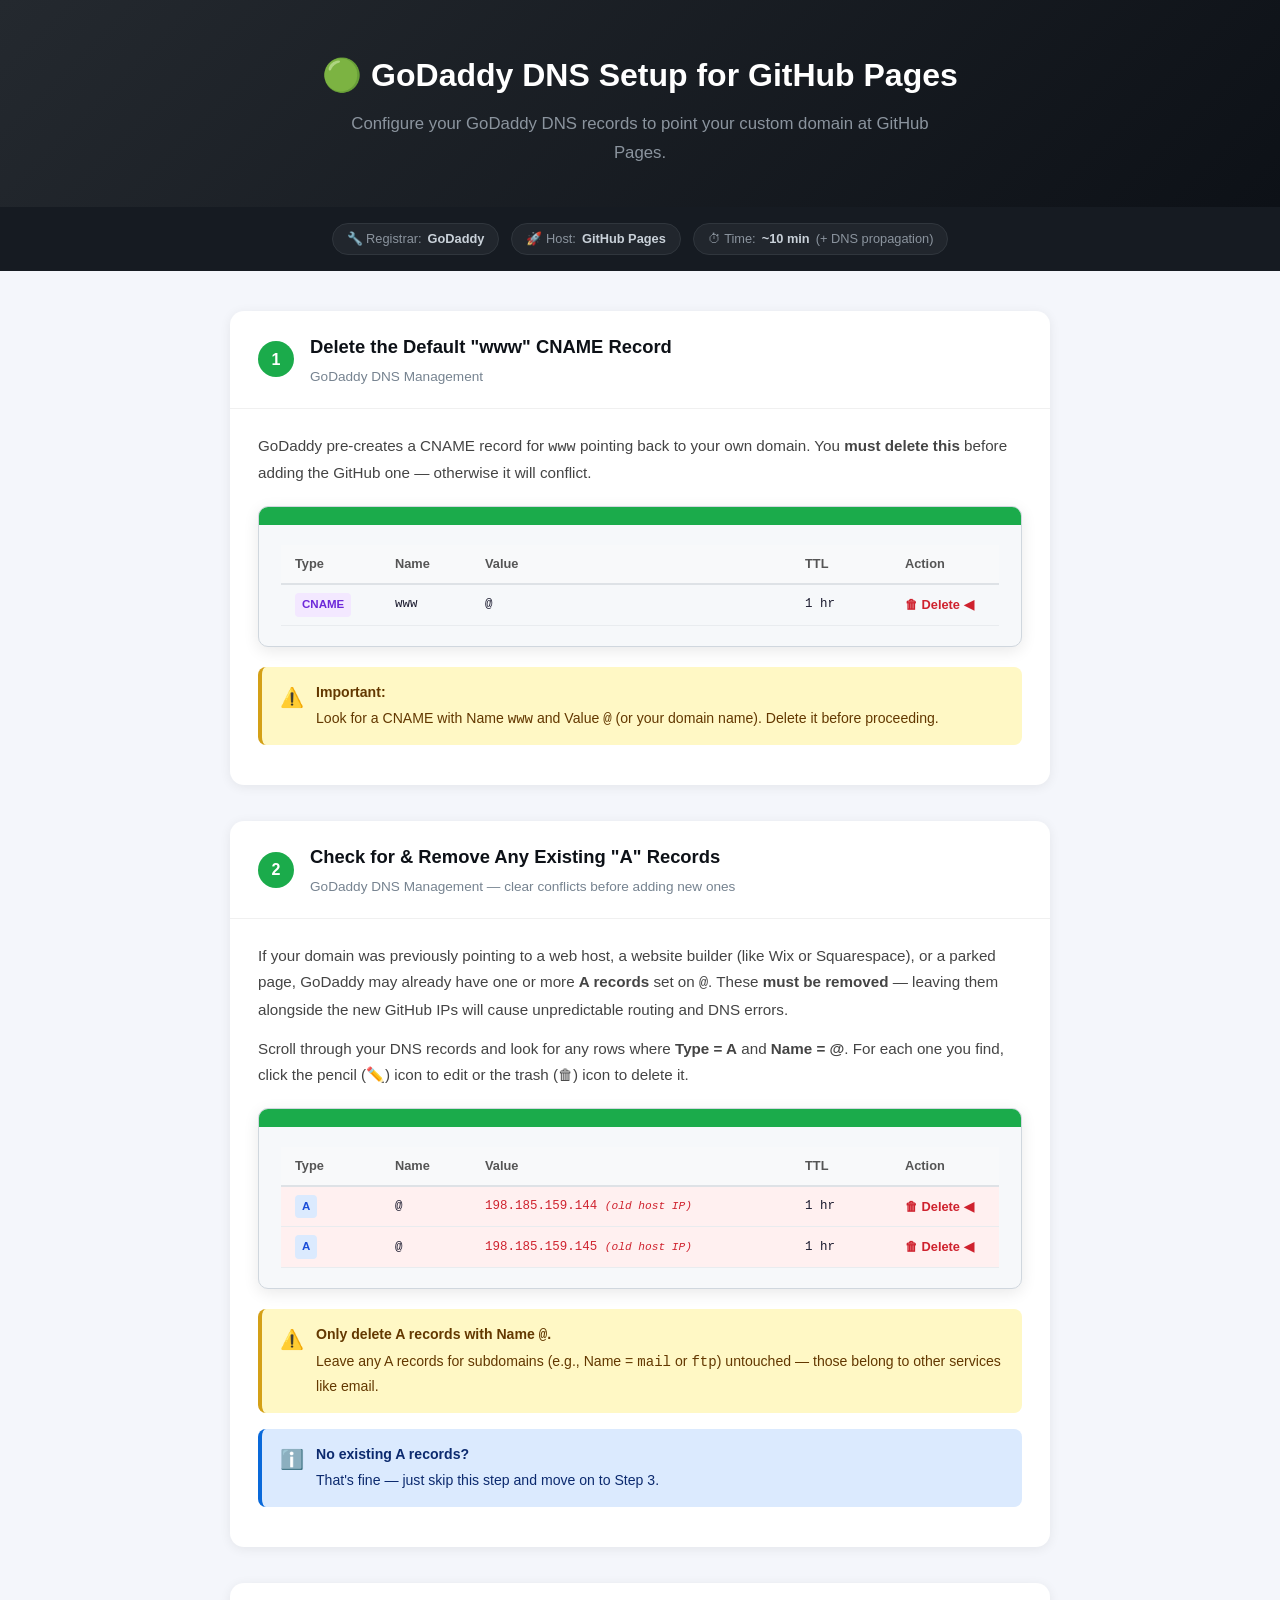
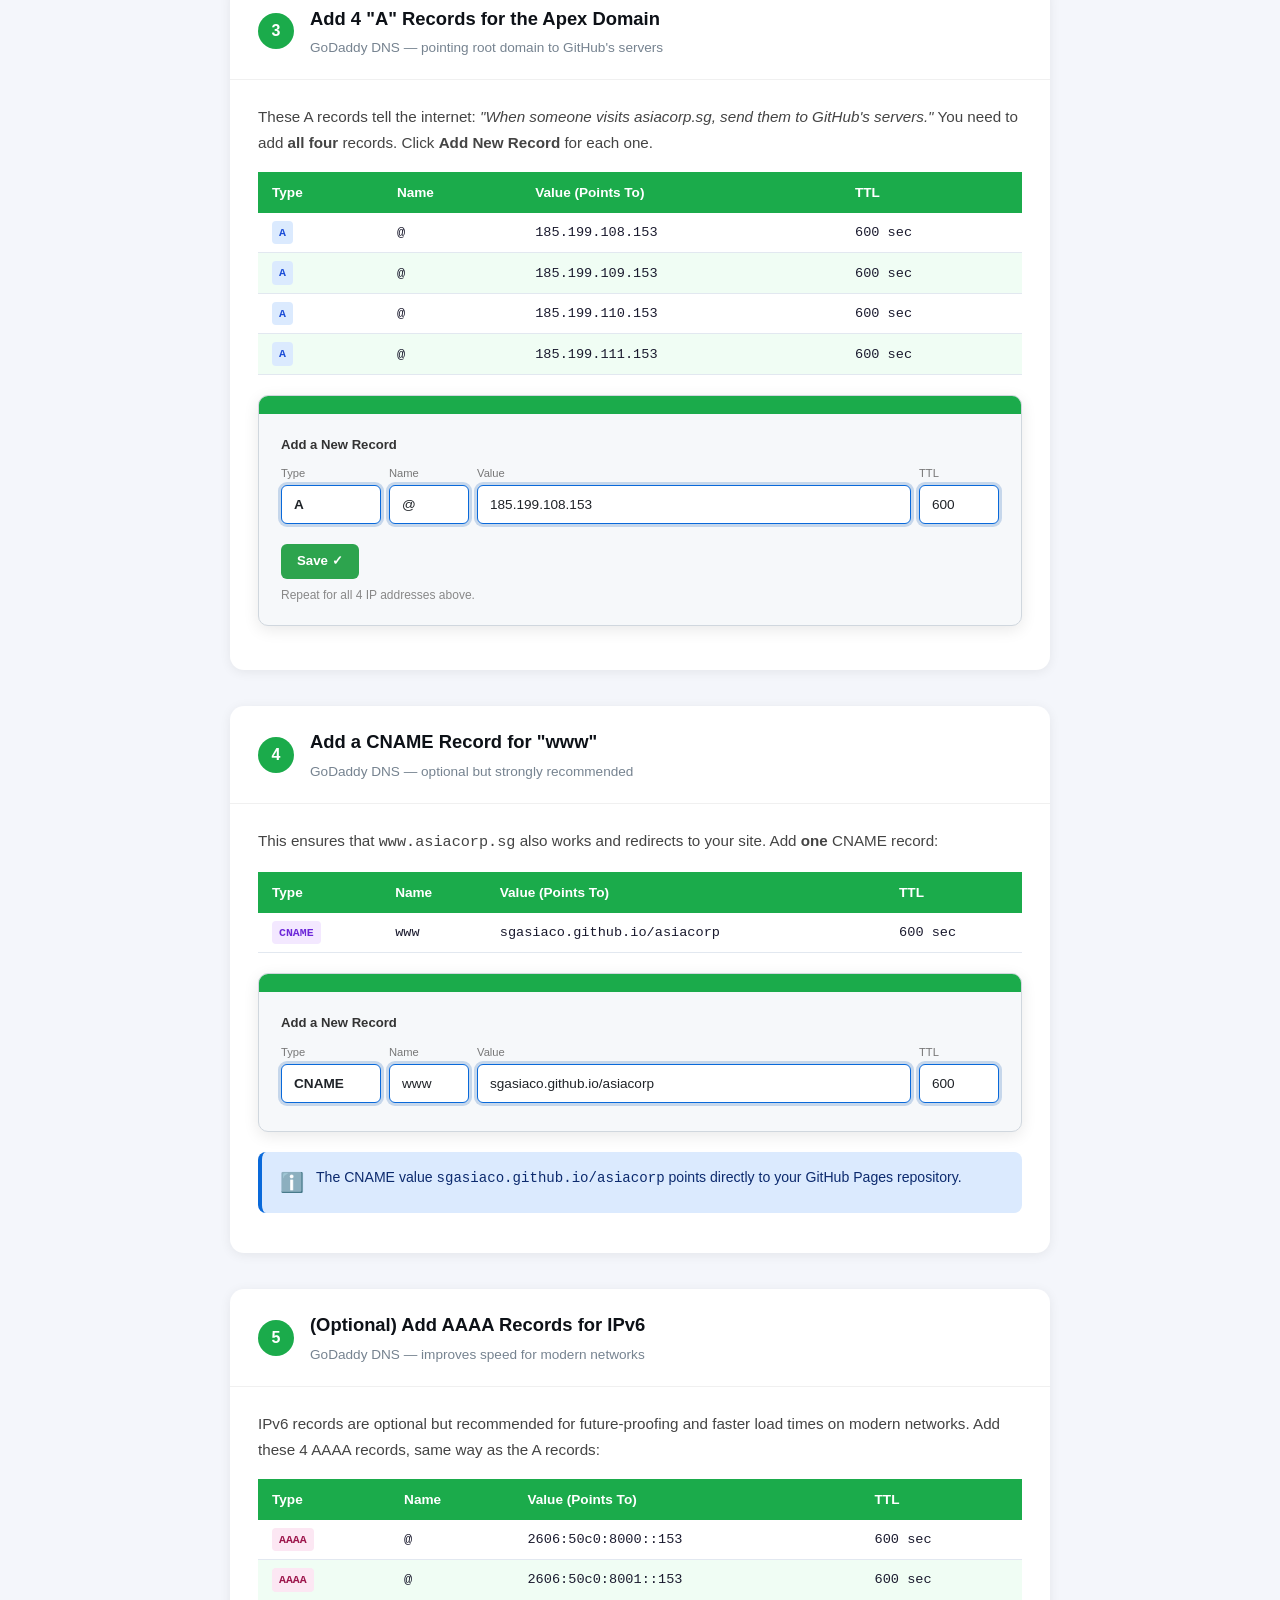
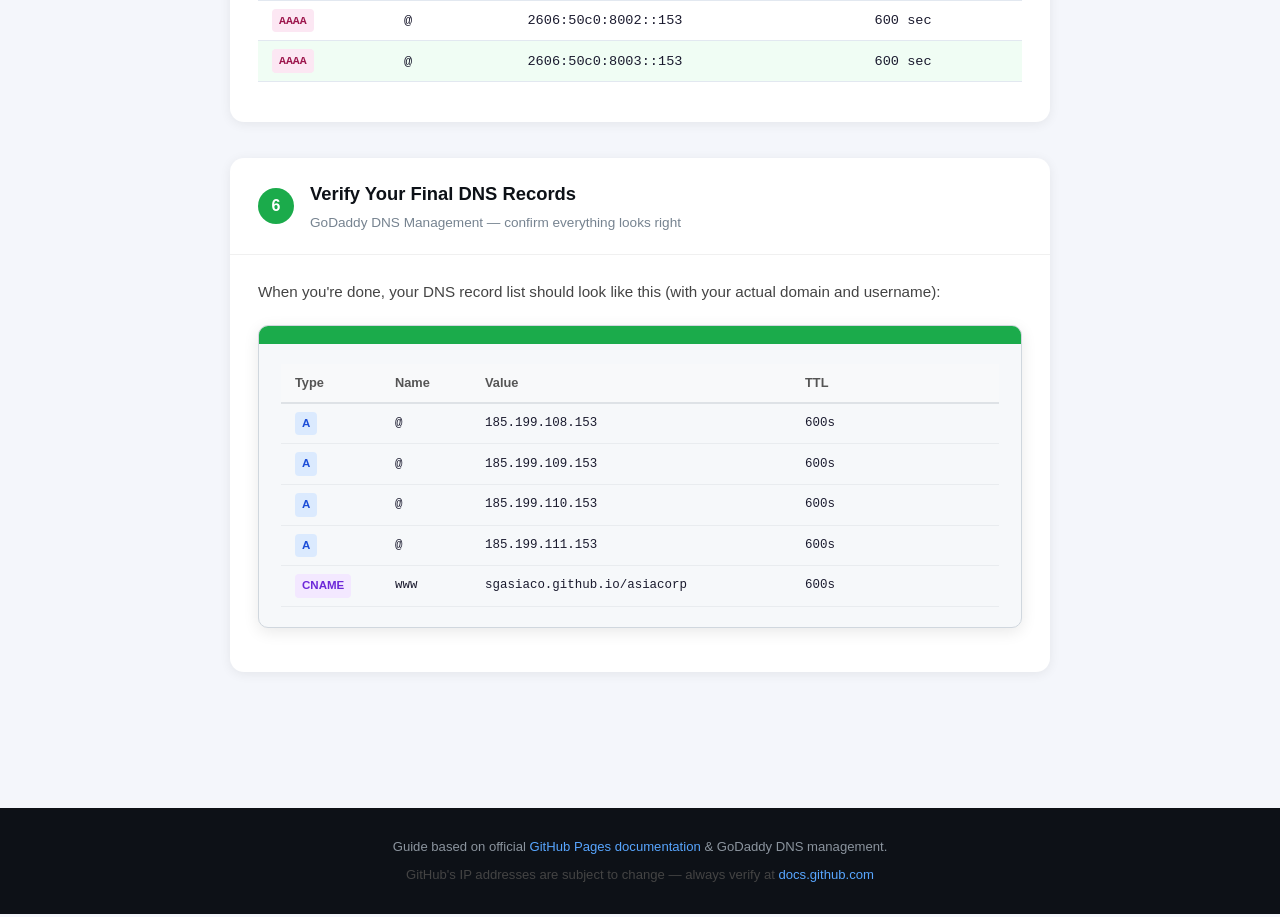
<file: guide/index.html>
<!DOCTYPE html>
<html lang="en">
<head>
  <meta charset="UTF-8" />
  <meta name="viewport" content="width=device-width, initial-scale=1.0" />
  <title>GoDaddy DNS Setup for GitHub Pages</title>
  <style>
    *, *::before, *::after { box-sizing: border-box; margin: 0; padding: 0; }

    body {
      font-family: -apple-system, BlinkMacSystemFont, "Segoe UI", Roboto, Helvetica, Arial, sans-serif;
      background: #f4f6fb;
      color: #1a1a2e;
      line-height: 1.7;
    }

    /* ── HEADER ─────────────────────────────────────────── */
    header {
      background: linear-gradient(135deg, #24292f 0%, #0d1117 100%);
      color: #fff;
      padding: 48px 32px 40px;
      text-align: center;
    }
    header h1 { font-size: 2rem; font-weight: 700; margin-bottom: 8px; }
    header p  { font-size: 1.05rem; color: #8b949e; max-width: 600px; margin: 0 auto; }

    /* ── OVERVIEW CHIPS ──────────────────────────────────── */
    .meta-bar {
      display: flex; flex-wrap: wrap; gap: 12px; justify-content: center;
      background: #161b22; padding: 16px 32px;
    }
    .chip {
      background: #21262d; border: 1px solid #30363d;
      color: #8b949e; border-radius: 999px;
      font-size: 0.8rem; padding: 4px 14px;
      display: flex; align-items: center; gap: 6px;
    }
    .chip span { color: #c9d1d9; font-weight: 600; }

    /* ── LAYOUT ──────────────────────────────────────────── */
    .container { max-width: 860px; margin: 0 auto; padding: 40px 20px 80px; }

    /* ── OVERVIEW BOX ────────────────────────────────────── */
    .overview {
      background: #fff; border-radius: 12px;
      border-left: 5px solid #0969da;
      padding: 24px 28px; margin-bottom: 40px;
      box-shadow: 0 1px 6px rgba(0,0,0,0.06);
    }
    .overview h2 { font-size: 1rem; text-transform: uppercase; letter-spacing: .06em; color: #0969da; margin-bottom: 10px; }
    .overview p  { color: #444; font-size: 0.95rem; }

    /* ── STEP CARD ───────────────────────────────────────── */
    .step {
      background: #fff; border-radius: 14px;
      box-shadow: 0 2px 12px rgba(0,0,0,0.07);
      margin-bottom: 36px; overflow: hidden;
    }
    .step-header {
      display: flex; align-items: center; gap: 16px;
      padding: 20px 28px;
      border-bottom: 1px solid #f0f0f0;
    }
    .step-num {
      background: #0969da; color: #fff;
      width: 36px; height: 36px; border-radius: 50%;
      display: flex; align-items: center; justify-content: center;
      font-weight: 700; font-size: 1rem; flex-shrink: 0;
    }
    .step-num.godaddy { background: #1bab4b; }
    .step-title { font-size: 1.15rem; font-weight: 700; color: #0d1117; }
    .step-subtitle { font-size: 0.85rem; color: #768390; margin-top: 2px; }

    .step-body { padding: 24px 28px; }
    .step-body p { color: #444; margin-bottom: 14px; font-size: 0.95rem; }

    /* ── INSTRUCTION LIST ────────────────────────────────── */
    ol.instructions { padding-left: 0; list-style: none; counter-reset: inst; }
    ol.instructions li {
      counter-increment: inst;
      display: flex; gap: 14px;
      margin-bottom: 12px; align-items: flex-start;
      font-size: 0.95rem; color: #333;
    }
    ol.instructions li::before {
      content: counter(inst);
      background: #dbeafe; color: #1d4ed8;
      min-width: 24px; height: 24px; border-radius: 50%;
      display: flex; align-items: center; justify-content: center;
      font-size: 0.78rem; font-weight: 700; margin-top: 1px;
    }

    /* ── SCREENSHOT MOCK ─────────────────────────────────── */
    .mock {
      background: #f6f8fa; border: 1px solid #d0d7de;
      border-radius: 10px; overflow: hidden;
      margin: 20px 0;
      box-shadow: 0 4px 16px rgba(0,0,0,0.09);
    }
    .mock-bar {
      background: #24292f; padding: 9px 14px;
      display: flex; align-items: center; gap: 8px;
    }
    .mock-dot { width: 11px; height: 11px; border-radius: 50%; }
    .mock-bar .url-pill {
      flex: 1; background: #161b22; border-radius: 999px;
      font-size: 0.73rem; color: #8b949e;
      padding: 3px 14px; margin: 0 8px;
    }
    .mock-content { padding: 20px 22px; }
    .mock-label {
      font-size: 0.7rem; font-weight: 700; text-transform: uppercase;
      letter-spacing: .08em; color: #768390; margin-bottom: 14px;
      display: flex; align-items: center; gap-6px;
    }
    .mock-field {
      background: #fff; border: 1px solid #d0d7de; border-radius: 6px;
      padding: 7px 12px; font-size: 0.85rem;
      color: #1f2328; margin-bottom: 8px;
      display: flex; align-items: center; justify-content: space-between;
    }
    .mock-field.active { border-color: #0969da; box-shadow: 0 0 0 3px #0550ae33; }
    .mock-input-row {
      display: flex; gap: 8px; align-items: center; margin-bottom: 12px;
    }
    .mock-input {
      flex: 1; background: #fff; border: 1px solid #d0d7de; border-radius: 6px;
      padding: 6px 12px; font-size: 0.85rem; color: #24292f;
    }
    .mock-btn {
      background: #2da44e; color: #fff; border: none;
      border-radius: 6px; padding: 6px 16px; font-size: 0.83rem;
      font-weight: 600; cursor: pointer; white-space: nowrap;
    }
    .mock-btn.grey { background: #6e7681; }
    .mock-section-title {
      font-size: 0.95rem; font-weight: 700; color: #1f2328;
      margin-bottom: 4px;
    }
    .mock-section-desc { font-size: 0.82rem; color: #57606a; margin-bottom: 14px; }
    .mock-sidebar {
      background: #f6f8fa; border-right: 1px solid #d0d7de;
      width: 190px; padding: 14px 0; float: left; min-height: 160px;
    }
    .mock-sidebar-item {
      padding: 7px 18px; font-size: 0.82rem; color: #57606a; cursor: pointer;
    }
    .mock-sidebar-item.active {
      background: #dbeafe; color: #0969da; font-weight: 700;
      border-right: 3px solid #0969da;
    }
    .mock-main { margin-left: 200px; padding: 18px; }
    .clearfix::after { content: ""; display: table; clear: both; }
    .highlight-box {
      background: #fff8c5; border: 1px solid #f4cc22;
      border-radius: 6px; padding: 10px 14px;
      font-size: 0.83rem; color: #633800; margin-top: 10px;
    }
    .success-badge {
      display: inline-flex; align-items: center; gap: 5px;
      background: #dafbe1; border: 1px solid #2da44e;
      color: #116329; border-radius: 999px; padding: 3px 10px; font-size: 0.78rem; font-weight: 600;
    }
    .https-badge {
      display: inline-flex; align-items: center; gap: 4px;
      background: #0969da; color: #fff;
      border-radius: 4px; padding: 2px 7px; font-size: 0.75rem; font-weight: 700;
    }

    /* ── DNS TABLE ───────────────────────────────────────── */
    .dns-table { width: 100%; border-collapse: collapse; font-size: 0.85rem; margin: 16px 0; }
    .dns-table th {
      background: #1bab4b; color: #fff;
      padding: 9px 14px; text-align: left; font-weight: 600;
    }
    .dns-table tr:nth-child(even) td { background: #f0fdf4; }
    .dns-table td { padding: 8px 14px; border-bottom: 1px solid #e2e8f0; color: #1a1a2e; font-family: monospace; }
    .dns-table td.label { font-family: inherit; font-weight: 600; color: #444; }

    /* ── GODADDY MOCK ────────────────────────────────────── */
    .mock-bar.godaddy { background: #1bab4b; }
    .gd-header {
      background: #1bab4b; color: #fff; padding: 12px 18px;
      font-size: 0.95rem; font-weight: 700; display: flex; align-items: center; gap: 8px;
    }
    .gd-row {
      display: grid; grid-template-columns: 90px 80px 1fr 90px 80px;
      gap: 10px; align-items: center; padding: 8px 14px;
      font-size: 0.8rem; border-bottom: 1px solid #e9ecef;
    }
    .gd-row.header { background: #f8f9fa; font-weight: 700; color: #555; border-bottom: 2px solid #dee2e6; }
    .gd-row.new { background: #f0fdf4; border: 1px dashed #2da44e; border-radius: 6px; margin: 6px 10px; }
    .mono { font-family: "SFMono-Regular", Consolas, monospace; font-size: 0.78rem; }
    .tag {
      display: inline-block; padding: 2px 7px; border-radius: 4px;
      font-size: 0.72rem; font-weight: 700; text-transform: uppercase;
    }
    .tag.a    { background: #dbeafe; color: #1d4ed8; }
    .tag.cname{ background: #f3e8ff; color: #6d28d9; }
    .tag.aaaa { background: #fce7f3; color: #9d174d; }

    /* ── ALERT BOXES ─────────────────────────────────────── */
    .alert {
      border-radius: 8px; padding: 14px 18px;
      font-size: 0.88rem; margin: 16px 0;
      display: flex; gap: 12px; align-items: flex-start;
    }
    .alert.warning { background: #fff8c5; border-left: 4px solid #d4a017; color: #633800; }
    .alert.info    { background: #dbeafe; border-left: 4px solid #0969da; color: #0c2a6e; }
    .alert.success { background: #dafbe1; border-left: 4px solid #2da44e; color: #0a3622; }
    .alert-icon { font-size: 1.2rem; flex-shrink: 0; margin-top: 1px; }
    .alert strong { display: block; margin-bottom: 2px; }

    /* ── CHECKLIST ───────────────────────────────────────── */
    .checklist { list-style: none; padding: 0; }
    .checklist li {
      display: flex; gap: 10px; align-items: center;
      padding: 8px 0; border-bottom: 1px solid #f0f0f0;
      font-size: 0.92rem; color: #333;
    }
    .checklist li:last-child { border-bottom: none; }
    .check-box {
      width: 20px; height: 20px; border: 2px solid #d0d7de;
      border-radius: 4px; flex-shrink: 0;
      display: flex; align-items: center; justify-content: center;
    }
    .check-box.done { background: #2da44e; border-color: #2da44e; color: #fff; font-size: 0.75rem; }

    /* ── PROPAGATION BAR ─────────────────────────────────── */
    .timeline {
      display: flex; gap: 0; margin: 18px 0; border-radius: 8px; overflow: hidden;
      border: 1px solid #e2e8f0;
    }
    .tl-seg { flex: 1; padding: 10px 0; text-align: center; font-size: 0.78rem; font-weight: 600; }
    .tl-seg.now   { background: #dbeafe; color: #0969da; }
    .tl-seg.soon  { background: #dafbe1; color: #116329; }
    .tl-seg.later { background: #f6f8fa; color: #57606a; }
    .tl-seg.max   { background: #fff3cd; color: #856404; }
    .tl-seg span  { display: block; font-size: 0.68rem; font-weight: 400; opacity: .85; margin-top: 2px; }

    /* ── FOOTER ──────────────────────────────────────────── */
    footer {
      background: #0d1117; color: #8b949e;
      text-align: center; padding: 28px 20px;
      font-size: 0.82rem; margin-top: 20px;
    }
    footer a { color: #58a6ff; text-decoration: none; }

    @media (max-width: 600px) {
      .mock-sidebar { float: none; width: 100%; }
      .mock-main { margin-left: 0; }
      .gd-row { grid-template-columns: 60px 60px 1fr; }
      .gd-row .gd-ttl, .gd-row .gd-act { display: none; }
    }
  </style>
</head>
<body>

<!-- ════════════════════ HEADER ════════════════════ -->
<header>
  <h1>🟢 GoDaddy DNS Setup for GitHub Pages</h1>
  <p>Configure your GoDaddy DNS records to point your custom domain at GitHub Pages.</p>
</header>
<div class="meta-bar">
  <div class="chip">🔧 Registrar: <span>GoDaddy</span></div>
  <div class="chip">🚀 Host: <span>GitHub Pages</span></div>
  <div class="chip">⏱ Time: <span>~10 min</span> (+ DNS propagation)</div>
</div>

<!-- ════════════════════ CONTAINER ════════════════════ -->
<div class="container">

  <!-- STEP 1 -->
  <div class="step">
    <div class="step-header">
      <div class="step-num godaddy">1</div>
      <div>
        <div class="step-title">Delete the Default "www" CNAME Record</div>
        <div class="step-subtitle">GoDaddy DNS Management</div>
      </div>
    </div>
    <div class="step-body">
      <p>GoDaddy pre-creates a CNAME record for <code>www</code> pointing back to your own domain. You <strong>must delete this</strong> before adding the GitHub one — otherwise it will conflict.</p>
      <div class="mock">
        <div class="mock-bar godaddy"></div>
        <div class="mock-content">
          <div class="gd-row header">
            <div>Type</div><div>Name</div><div>Value</div><div class="gd-ttl">TTL</div><div class="gd-act">Action</div>
          </div>
          <div class="gd-row">
            <div><span class="tag cname">CNAME</span></div>
            <div class="mono">www</div>
            <div class="mono">@</div>
            <div class="gd-ttl mono">1 hr</div>
            <div class="gd-act" style="color:#cf222e; font-weight:700; cursor:pointer; font-size:0.8rem;">🗑 Delete ◀</div>
          </div>
        </div>
      </div>
      <div class="alert warning">
        <div class="alert-icon">⚠️</div>
        <div><strong>Important:</strong> Look for a CNAME with Name <code>www</code> and Value <code>@</code> (or your domain name). Delete it before proceeding.</div>
      </div>
    </div>
  </div>

  <!-- STEP 2 — Check/remove existing A records -->
  <div class="step">
    <div class="step-header">
      <div class="step-num godaddy">2</div>
      <div>
        <div class="step-title">Check for &amp; Remove Any Existing "A" Records</div>
        <div class="step-subtitle">GoDaddy DNS Management — clear conflicts before adding new ones</div>
      </div>
    </div>
    <div class="step-body">
      <p>If your domain was previously pointing to a web host, a website builder (like Wix or Squarespace), or a parked page, GoDaddy may already have one or more <strong>A records</strong> set on <code>@</code>. These <strong>must be removed</strong> — leaving them alongside the new GitHub IPs will cause unpredictable routing and DNS errors.</p>
      <p>Scroll through your DNS records and look for any rows where <strong>Type = A</strong> and <strong>Name = @</strong>. For each one you find, click the pencil (✏️) icon to edit or the trash (🗑) icon to delete it.</p>
      <div class="mock">
        <div class="mock-bar godaddy"></div>
        <div class="mock-content">
          <div class="gd-row header">
            <div>Type</div><div>Name</div><div>Value</div><div class="gd-ttl">TTL</div><div class="gd-act">Action</div>
          </div>
          <div class="gd-row" style="background:#fff0f0;">
            <div><span class="tag a">A</span></div>
            <div class="mono">@</div>
            <div class="mono" style="color:#cf222e;">198.185.159.144 <em style="font-size:0.7rem;">(old host IP)</em></div>
            <div class="gd-ttl mono">1 hr</div>
            <div class="gd-act" style="color:#cf222e; font-weight:700; cursor:pointer; font-size:0.8rem;">🗑 Delete ◀</div>
          </div>
          <div class="gd-row" style="background:#fff0f0;">
            <div><span class="tag a">A</span></div>
            <div class="mono">@</div>
            <div class="mono" style="color:#cf222e;">198.185.159.145 <em style="font-size:0.7rem;">(old host IP)</em></div>
            <div class="gd-ttl mono">1 hr</div>
            <div class="gd-act" style="color:#cf222e; font-weight:700; cursor:pointer; font-size:0.8rem;">🗑 Delete ◀</div>
          </div>
        </div>
      </div>
      <div class="alert warning">
        <div class="alert-icon">⚠️</div>
        <div>
          <strong>Only delete A records with Name <code>@</code>.</strong> Leave any A records for subdomains (e.g., Name = <code>mail</code> or <code>ftp</code>) untouched — those belong to other services like email.
        </div>
      </div>
      <div class="alert info">
        <div class="alert-icon">ℹ️</div>
        <div>
          <strong>No existing A records?</strong> That's fine — just skip this step and move on to Step 3.
        </div>
      </div>
    </div>
  </div>

  <!-- STEP 3 -->
  <div class="step">
    <div class="step-header">
      <div class="step-num godaddy">3</div>
      <div>
        <div class="step-title">Add 4 "A" Records for the Apex Domain</div>
        <div class="step-subtitle">GoDaddy DNS — pointing root domain to GitHub's servers</div>
      </div>
    </div>
    <div class="step-body">
      <p>These A records tell the internet: <em>"When someone visits asiacorp.sg, send them to GitHub's servers."</em> You need to add <strong>all four</strong> records. Click <strong>Add New Record</strong> for each one.</p>

      <table class="dns-table">
        <thead>
          <tr><th>Type</th><th>Name</th><th>Value (Points To)</th><th>TTL</th></tr>
        </thead>
        <tbody>
          <tr><td><span class="tag a">A</span></td><td>@</td><td>185.199.108.153</td><td>600 sec</td></tr>
          <tr><td><span class="tag a">A</span></td><td>@</td><td>185.199.109.153</td><td>600 sec</td></tr>
          <tr><td><span class="tag a">A</span></td><td>@</td><td>185.199.110.153</td><td>600 sec</td></tr>
          <tr><td><span class="tag a">A</span></td><td>@</td><td>185.199.111.153</td><td>600 sec</td></tr>
        </tbody>
      </table>

      <div class="mock">
        <div class="mock-bar godaddy"></div>
        <div class="mock-content">
          <div style="font-size:0.82rem; font-weight:700; margin-bottom:8px; color:#333;">Add a New Record</div>
          <div style="display:grid; grid-template-columns: 100px 80px 1fr 80px; gap:8px; align-items:center; font-size:0.8rem; margin-bottom:8px;">
            <div>
              <div style="font-size:0.7rem; color:#777; margin-bottom:2px;">Type</div>
              <div class="mock-field active" style="font-weight:700;">A</div>
            </div>
            <div>
              <div style="font-size:0.7rem; color:#777; margin-bottom:2px;">Name</div>
              <div class="mock-field active">@</div>
            </div>
            <div>
              <div style="font-size:0.7rem; color:#777; margin-bottom:2px;">Value</div>
              <div class="mock-field active">185.199.108.153</div>
            </div>
            <div>
              <div style="font-size:0.7rem; color:#777; margin-bottom:2px;">TTL</div>
              <div class="mock-field active">600</div>
            </div>
          </div>
          <div class="mock-btn" style="display:inline-block; margin-top:4px;">Save ✓</div>
          <div style="font-size:0.75rem; color:#888; margin-top:6px;">Repeat for all 4 IP addresses above.</div>
        </div>
      </div>
    </div>
  </div>

  <!-- STEP 4 -->
  <div class="step">
    <div class="step-header">
      <div class="step-num godaddy">4</div>
      <div>
        <div class="step-title">Add a CNAME Record for "www"</div>
        <div class="step-subtitle">GoDaddy DNS — optional but strongly recommended</div>
      </div>
    </div>
    <div class="step-body">
      <p>This ensures that <code>www.asiacorp.sg</code> also works and redirects to your site. Add <strong>one</strong> CNAME record:</p>

      <table class="dns-table">
        <thead>
          <tr><th>Type</th><th>Name</th><th>Value (Points To)</th><th>TTL</th></tr>
        </thead>
        <tbody>
          <tr>
            <td><span class="tag cname">CNAME</span></td>
            <td>www</td>
            <td>sgasiaco.github.io/asiacorp</td>
            <td>600 sec</td>
          </tr>
        </tbody>
      </table>

      <div class="mock">
        <div class="mock-bar godaddy"></div>
        <div class="mock-content">
          <div style="font-size:0.82rem; font-weight:700; margin-bottom:8px; color:#333;">Add a New Record</div>
          <div style="display:grid; grid-template-columns: 100px 80px 1fr 80px; gap:8px; align-items:center; font-size:0.8rem;">
            <div>
              <div style="font-size:0.7rem; color:#777; margin-bottom:2px;">Type</div>
              <div class="mock-field active" style="font-weight:700;">CNAME</div>
            </div>
            <div>
              <div style="font-size:0.7rem; color:#777; margin-bottom:2px;">Name</div>
              <div class="mock-field active">www</div>
            </div>
            <div>
              <div style="font-size:0.7rem; color:#777; margin-bottom:2px;">Value</div>
              <div class="mock-field active">sgasiaco.github.io/asiacorp</div>
            </div>
            <div>
              <div style="font-size:0.7rem; color:#777; margin-bottom:2px;">TTL</div>
              <div class="mock-field active">600</div>
            </div>
          </div>
        </div>
      </div>
      <div class="alert info">
        <div class="alert-icon">ℹ️</div>
        <div>The CNAME value <code>sgasiaco.github.io/asiacorp</code> points directly to your GitHub Pages repository.</div>
      </div>
    </div>
  </div>

  <!-- STEP 5 — Optional AAAA -->
  <div class="step">
    <div class="step-header">
      <div class="step-num godaddy">5</div>
      <div>
        <div class="step-title">(Optional) Add AAAA Records for IPv6</div>
        <div class="step-subtitle">GoDaddy DNS — improves speed for modern networks</div>
      </div>
    </div>
    <div class="step-body">
      <p>IPv6 records are optional but recommended for future-proofing and faster load times on modern networks. Add these 4 AAAA records, same way as the A records:</p>
      <table class="dns-table">
        <thead>
          <tr><th>Type</th><th>Name</th><th>Value (Points To)</th><th>TTL</th></tr>
        </thead>
        <tbody>
          <tr><td><span class="tag aaaa">AAAA</span></td><td>@</td><td>2606:50c0:8000::153</td><td>600 sec</td></tr>
          <tr><td><span class="tag aaaa">AAAA</span></td><td>@</td><td>2606:50c0:8001::153</td><td>600 sec</td></tr>
          <tr><td><span class="tag aaaa">AAAA</span></td><td>@</td><td>2606:50c0:8002::153</td><td>600 sec</td></tr>
          <tr><td><span class="tag aaaa">AAAA</span></td><td>@</td><td>2606:50c0:8003::153</td><td>600 sec</td></tr>
        </tbody>
      </table>
    </div>
  </div>

  <!-- STEP 6 — Verify DNS looks correct -->
  <div class="step">
    <div class="step-header">
      <div class="step-num godaddy">6</div>
      <div>
        <div class="step-title">Verify Your Final DNS Records</div>
        <div class="step-subtitle">GoDaddy DNS Management — confirm everything looks right</div>
      </div>
    </div>
    <div class="step-body">
      <p>When you're done, your DNS record list should look like this (with your actual domain and username):</p>
      <div class="mock">
        <div class="mock-bar godaddy"></div>
        <div class="mock-content">
          <div class="gd-row header">
            <div>Type</div><div>Name</div><div>Value</div><div class="gd-ttl">TTL</div>
          </div>
          <div class="gd-row">
            <div><span class="tag a">A</span></div><div class="mono">@</div><div class="mono">185.199.108.153</div><div class="gd-ttl mono">600s</div>
          </div>
          <div class="gd-row">
            <div><span class="tag a">A</span></div><div class="mono">@</div><div class="mono">185.199.109.153</div><div class="gd-ttl mono">600s</div>
          </div>
          <div class="gd-row">
            <div><span class="tag a">A</span></div><div class="mono">@</div><div class="mono">185.199.110.153</div><div class="gd-ttl mono">600s</div>
          </div>
          <div class="gd-row">
            <div><span class="tag a">A</span></div><div class="mono">@</div><div class="mono">185.199.111.153</div><div class="gd-ttl mono">600s</div>
          </div>
          <div class="gd-row">
            <div><span class="tag cname">CNAME</span></div><div class="mono">www</div><div class="mono">sgasiaco.github.io/asiacorp</div><div class="gd-ttl mono">600s</div>
          </div>
        </div>
      </div>
    </div>
  </div>


</div><!-- /container -->

<footer>
  <p>Guide based on official <a href="https://docs.github.com/en/pages/configuring-a-custom-domain-for-your-github-pages-site">GitHub Pages documentation</a> &amp; GoDaddy DNS management.</p>
  <p style="margin-top:6px; color:#444;">GitHub's IP addresses are subject to change — always verify at <a href="https://docs.github.com/en/pages/configuring-a-custom-domain-for-your-github-pages-site/managing-a-custom-domain-for-your-github-pages-site">docs.github.com</a></p>
</footer>

</body>
</html>
</file>
